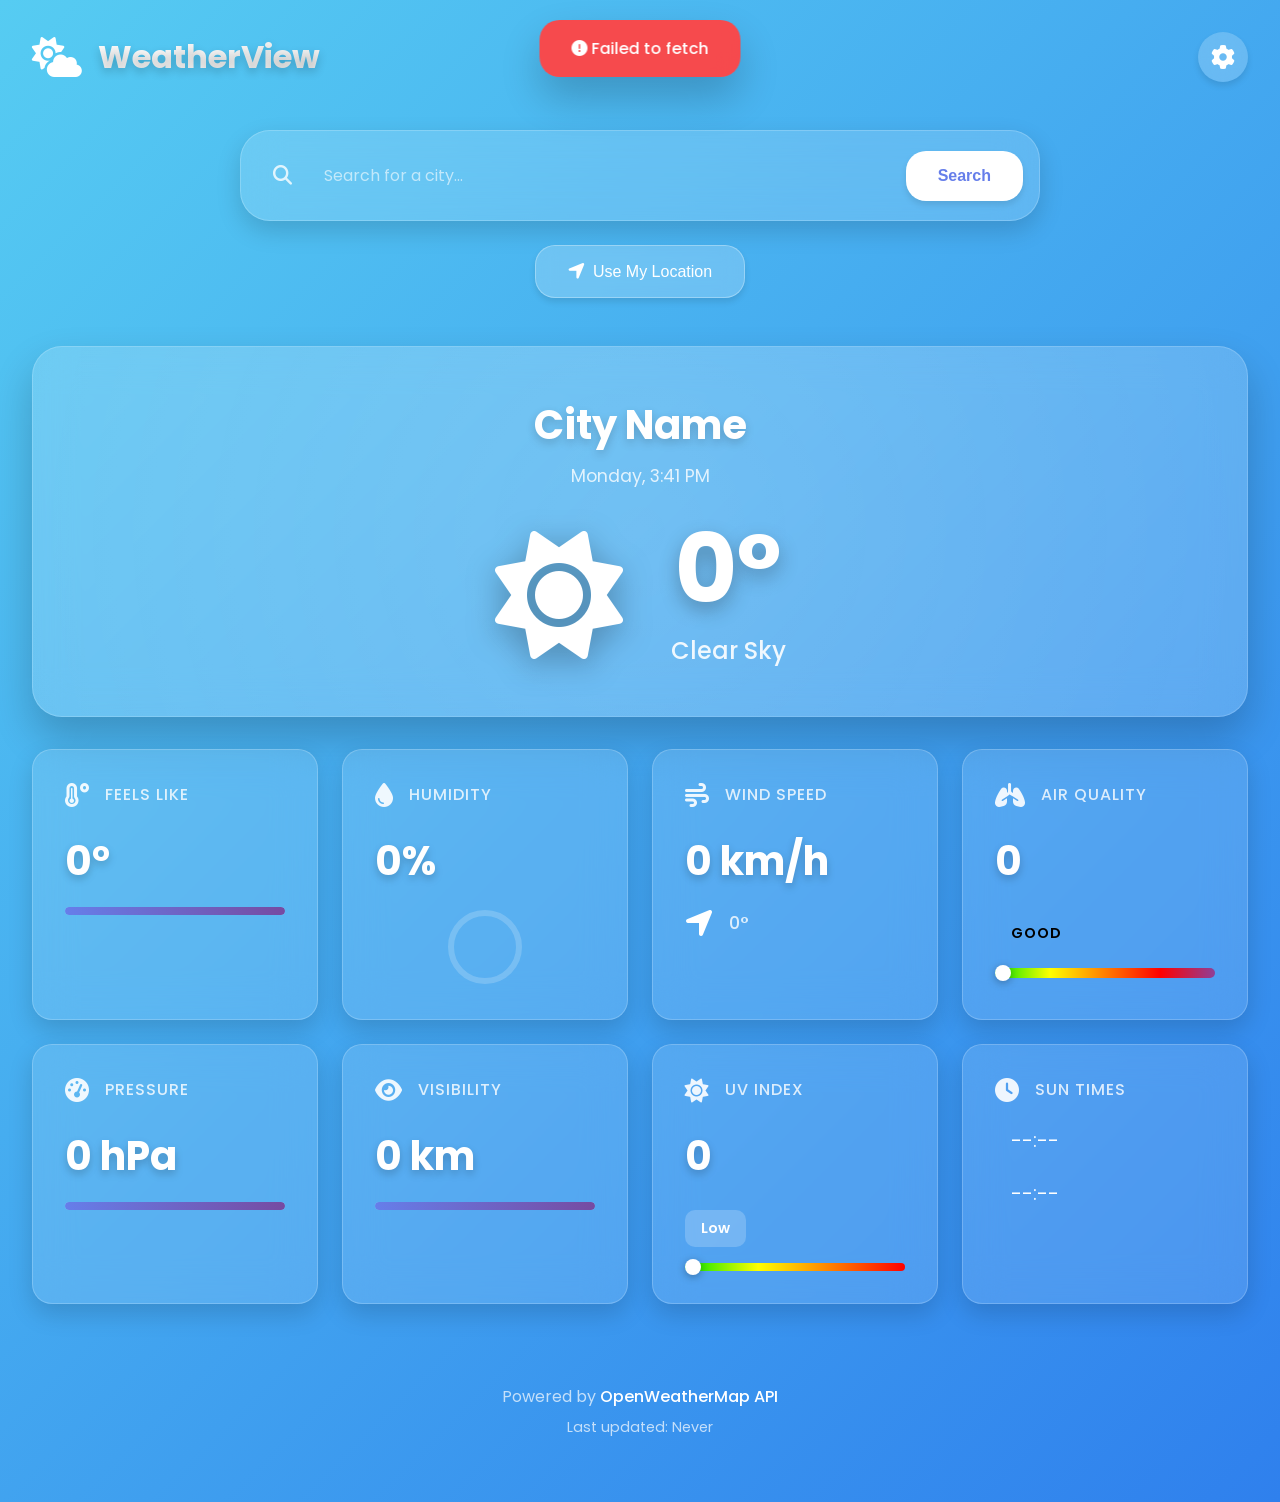
<file: weather_humidity/index.html>
<!DOCTYPE html>
<html lang="en">
<head>
    <meta charset="UTF-8">
    <meta name="viewport" content="width=device-width, initial-scale=1.0">
    <title>WeatherView - Modern Weather App</title>
    <link rel="stylesheet" href="style.css">
    <!-- Font Awesome for Icons -->
    <link rel="stylesheet" href="https://cdnjs.cloudflare.com/ajax/libs/font-awesome/6.4.0/css/all.min.css">
    <!-- Google Fonts -->
    <link href="https://fonts.googleapis.com/css2?family=Poppins:wght@300;400;500;600;700&display=swap" rel="stylesheet">
</head>
<body>
    <!-- Animated Background Particles -->
    <div class="particles" id="particles"></div>
    
    <!-- Main Container -->
    <div class="container">
        <!-- Header Section -->
        <header class="header">
            <div class="logo">
                <i class="fas fa-cloud-sun logo-icon"></i>
                <h1>WeatherView</h1>
            </div>
            <div class="settings-icon">
                <i class="fas fa-cog"></i>
            </div>
        </header>

        <!-- Search Section -->
        <section class="search-section">
            <div class="search-container">
                <div class="search-box">
                    <i class="fas fa-search search-icon"></i>
                    <input 
                        type="text" 
                        id="cityInput" 
                        placeholder="Search for a city..." 
                        class="search-input"
                    >
                    <button id="searchBtn" class="search-btn">
                        <span>Search</span>
                        <div class="ripple"></div>
                    </button>
                </div>
                <button id="locationBtn" class="location-btn">
                    <i class="fas fa-location-arrow"></i>
                    <span>Use My Location</span>
                </button>
            </div>
            <!-- Error Message Toast -->
            <div id="errorToast" class="error-toast">
                <i class="fas fa-exclamation-circle"></i>
                <span id="errorMessage"></span>
            </div>
        </section>

        <!-- Loading Skeleton -->
        <div id="loadingSkeleton" class="loading-skeleton">
            <div class="skeleton-card skeleton-main"></div>
            <div class="skeleton-grid">
                <div class="skeleton-card skeleton-small"></div>
                <div class="skeleton-card skeleton-small"></div>
                <div class="skeleton-card skeleton-small"></div>
                <div class="skeleton-card skeleton-small"></div>
            </div>
        </div>

        <!-- Weather Display Container -->
        <div id="weatherContainer" class="weather-container hidden">
            <!-- Main Weather Card -->
            <div class="main-weather-card card-animate">
                <div class="location-info">
                    <h2 id="cityName" class="city-name">City Name</h2>
                    <p id="localTime" class="local-time">Monday, 3:41 PM</p>
                </div>
                
                <div class="weather-main">
                    <div class="weather-icon-container">
                        <i id="weatherIcon" class="weather-icon fas fa-sun"></i>
                    </div>
                    <div class="temperature-container">
                        <h1 id="temperature" class="temperature">0°</h1>
                        <p id="weatherDescription" class="weather-description">Clear Sky</p>
                    </div>
                </div>
            </div>

            <!-- Detailed Weather Information Grid -->
            <div class="weather-grid">
                <!-- Temperature Card -->
                <div class="weather-card card-animate" style="animation-delay: 0.1s">
                    <div class="card-header">
                        <i class="fas fa-temperature-high card-icon"></i>
                        <h3>Feels Like</h3>
                    </div>
                    <div class="card-content">
                        <h2 id="feelsLike" class="card-value">0°</h2>
                        <div class="progress-bar">
                            <div id="feelsLikeBar" class="progress-fill"></div>
                        </div>
                    </div>
                </div>

                <!-- Humidity Card -->
                <div class="weather-card card-animate" style="animation-delay: 0.2s">
                    <div class="card-header">
                        <i class="fas fa-droplet card-icon"></i>
                        <h3>Humidity</h3>
                    </div>
                    <div class="card-content">
                        <h2 id="humidity" class="card-value">0%</h2>
                        <div class="circular-progress">
                            <svg class="progress-ring" width="80" height="80">
                                <circle class="progress-ring-circle" stroke="#ffffff30" stroke-width="6" fill="transparent" r="34" cx="40" cy="40"/>
                                <circle id="humidityCircle" class="progress-ring-circle progress-ring-fill" stroke="url(#gradient1)" stroke-width="6" fill="transparent" r="34" cx="40" cy="40"/>
                                <defs>
                                    <linearGradient id="gradient1" x1="0%" y1="0%" x2="100%" y2="100%">
                                        <stop offset="0%" style="stop-color:#667eea;stop-opacity:1" />
                                        <stop offset="100%" style="stop-color:#764ba2;stop-opacity:1" />
                                    </linearGradient>
                                </defs>
                            </svg>
                        </div>
                    </div>
                </div>

                <!-- Wind Speed Card -->
                <div class="weather-card card-animate" style="animation-delay: 0.3s">
                    <div class="card-header">
                        <i class="fas fa-wind card-icon"></i>
                        <h3>Wind Speed</h3>
                    </div>
                    <div class="card-content">
                        <h2 id="windSpeed" class="card-value">0 km/h</h2>
                        <div class="wind-direction">
                            <i id="windDirection" class="fas fa-location-arrow wind-arrow"></i>
                            <span id="windDeg">0°</span>
                        </div>
                    </div>
                </div>

                <!-- Air Quality Card -->
                <div class="weather-card card-animate" style="animation-delay: 0.4s">
                    <div class="card-header">
                        <i class="fas fa-lungs card-icon"></i>
                        <h3>Air Quality</h3>
                    </div>
                    <div class="card-content">
                        <h2 id="aqiValue" class="card-value">0</h2>
                        <div id="aqiLabel" class="aqi-label">Good</div>
                        <div class="aqi-scale">
                            <div id="aqiIndicator" class="aqi-indicator"></div>
                        </div>
                    </div>
                </div>

                <!-- Pressure Card -->
                <div class="weather-card card-animate" style="animation-delay: 0.5s">
                    <div class="card-header">
                        <i class="fas fa-gauge-high card-icon"></i>
                        <h3>Pressure</h3>
                    </div>
                    <div class="card-content">
                        <h2 id="pressure" class="card-value">0 hPa</h2>
                        <div class="metric-bar">
                            <div id="pressureBar" class="metric-fill"></div>
                        </div>
                    </div>
                </div>

                <!-- Visibility Card -->
                <div class="weather-card card-animate" style="animation-delay: 0.6s">
                    <div class="card-header">
                        <i class="fas fa-eye card-icon"></i>
                        <h3>Visibility</h3>
                    </div>
                    <div class="card-content">
                        <h2 id="visibility" class="card-value">0 km</h2>
                        <div class="metric-bar">
                            <div id="visibilityBar" class="metric-fill"></div>
                        </div>
                    </div>
                </div>

                <!-- UV Index Card -->
                <div class="weather-card card-animate" style="animation-delay: 0.7s">
                    <div class="card-header">
                        <i class="fas fa-sun card-icon"></i>
                        <h3>UV Index</h3>
                    </div>
                    <div class="card-content">
                        <h2 id="uvIndex" class="card-value">0</h2>
                        <div id="uvLabel" class="uv-label">Low</div>
                        <div class="uv-gauge">
                            <div id="uvNeedle" class="uv-needle"></div>
                        </div>
                    </div>
                </div>

                <!-- Sunrise/Sunset Card -->
                <div class="weather-card card-animate" style="animation-delay: 0.8s">
                    <div class="card-header">
                        <i class="fas fa-clock card-icon"></i>
                        <h3>Sun Times</h3>
                    </div>
                    <div class="card-content sun-times">
                        <div class="sun-time-item">
                            <i class="fas fa-sunrise"></i>
                            <span id="sunrise">--:--</span>
                        </div>
                        <div class="sun-time-item">
                            <i class="fas fa-sunset"></i>
                            <span id="sunset">--:--</span>
                        </div>
                    </div>
                </div>
            </div>
        </div>

        <!-- Footer -->
        <footer class="footer">
            <p>Powered by <a href="https://openweathermap.org/" target="_blank">OpenWeatherMap API</a></p>
            <p id="lastUpdated" class="last-updated">Last updated: Never</p>
        </footer>
    </div>

    <script src="script.js"></script>
</body>
</html>
</file>
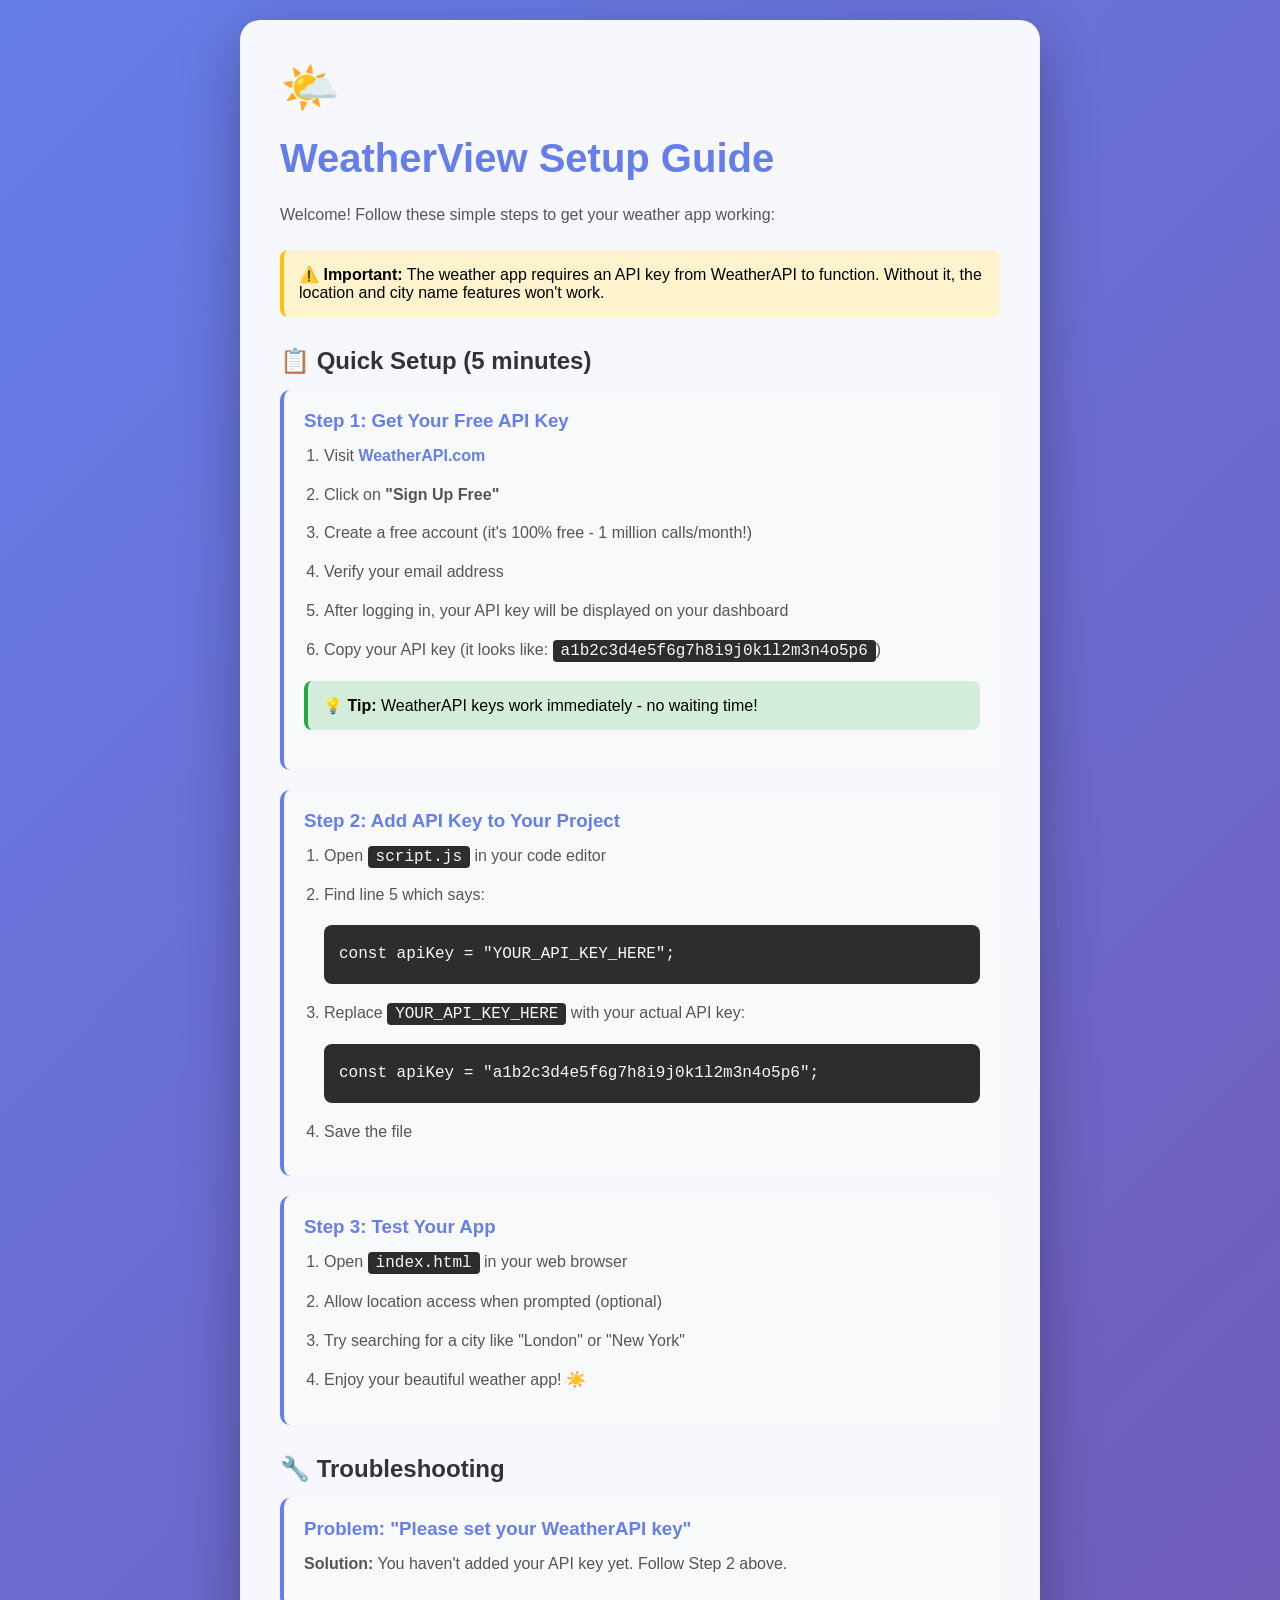
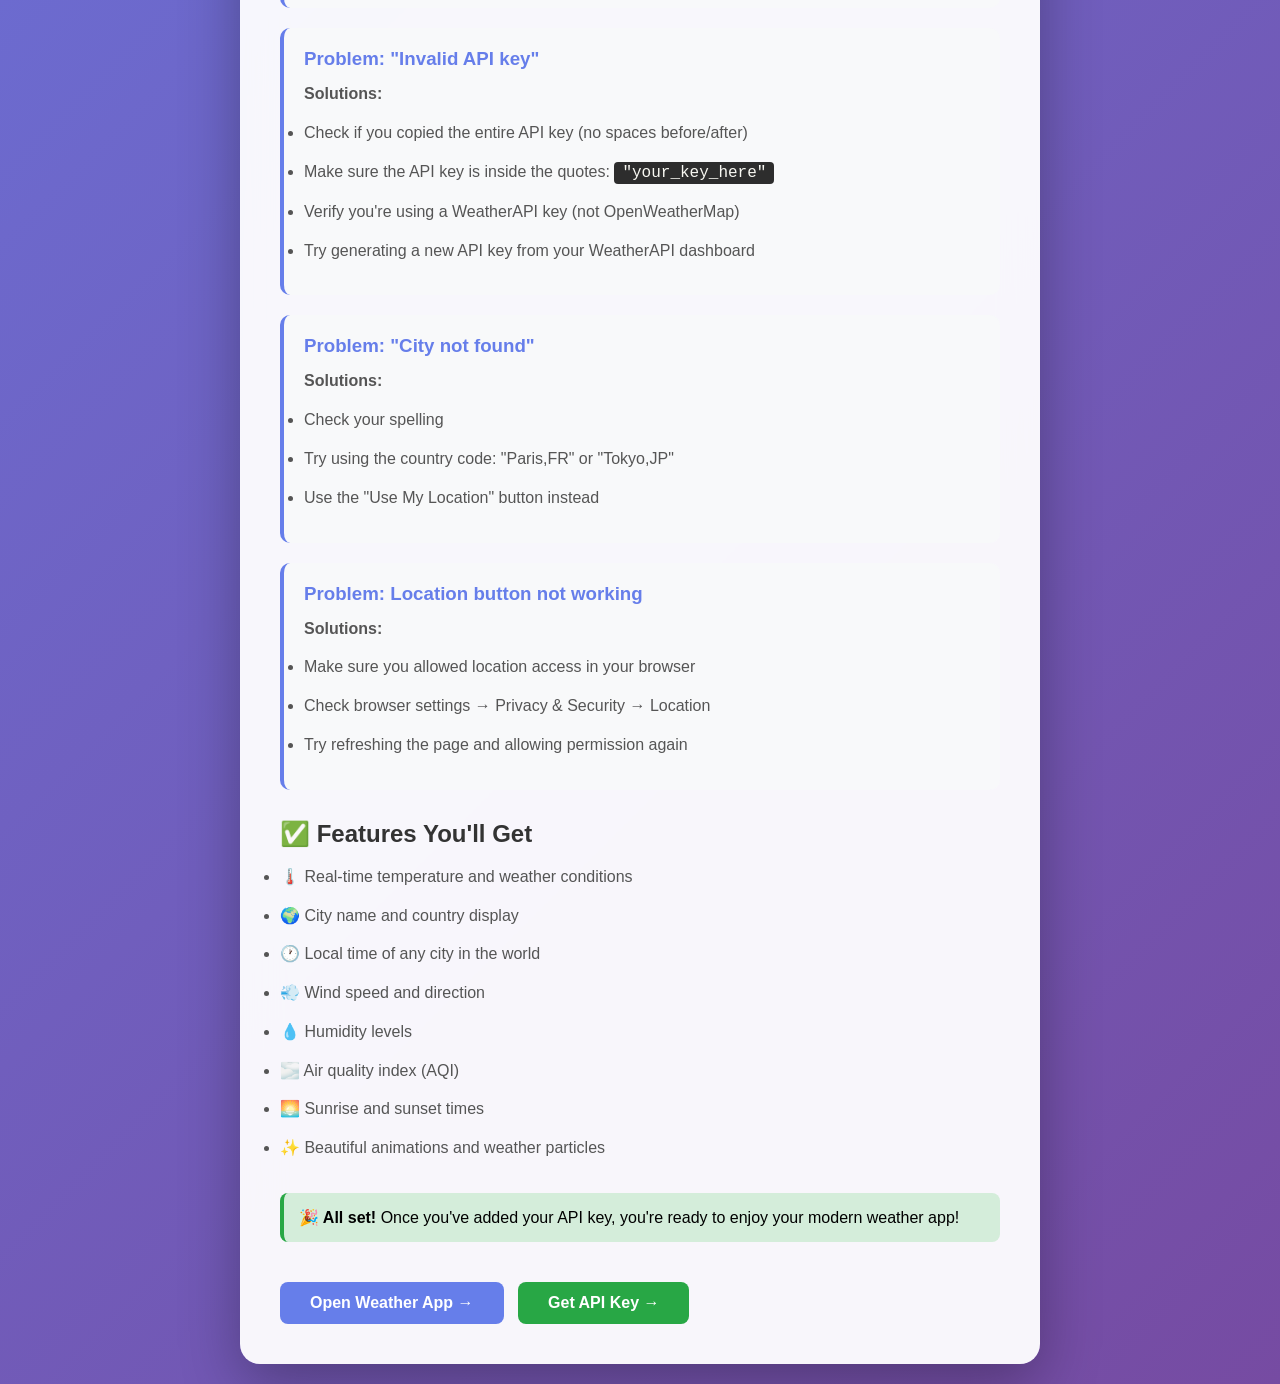
<file: weather_humidity/SETUP.html>
<!DOCTYPE html>
<html lang="en">
<head>
    <meta charset="UTF-8">
    <meta name="viewport" content="width=device-width, initial-scale=1.0">
    <title>WeatherView - Setup Guide</title>
    <style>
        * {
            margin: 0;
            padding: 0;
            box-sizing: border-box;
        }
        
        body {
            font-family: 'Segoe UI', Tahoma, Geneva, Verdana, sans-serif;
            background: linear-gradient(135deg, #667eea 0%, #764ba2 100%);
            min-height: 100vh;
            display: flex;
            align-items: center;
            justify-content: center;
            padding: 20px;
        }
        
        .container {
            background: rgba(255, 255, 255, 0.95);
            backdrop-filter: blur(20px);
            border-radius: 20px;
            padding: 40px;
            max-width: 800px;
            box-shadow: 0 20px 60px rgba(0, 0, 0, 0.3);
        }
        
        h1 {
            color: #667eea;
            margin-bottom: 20px;
            font-size: 2.5rem;
        }
        
        h2 {
            color: #333;
            margin-top: 30px;
            margin-bottom: 15px;
            font-size: 1.5rem;
        }
        
        p, li {
            color: #555;
            line-height: 1.8;
            margin-bottom: 10px;
        }
        
        .step {
            background: #f8f9fa;
            padding: 20px;
            border-radius: 10px;
            margin-bottom: 20px;
            border-left: 4px solid #667eea;
        }
        
        .step h3 {
            color: #667eea;
            margin-bottom: 10px;
        }
        
        code {
            background: #2d2d2d;
            color: #f8f8f2;
            padding: 2px 8px;
            border-radius: 4px;
            font-family: 'Courier New', monospace;
        }
        
        .code-block {
            background: #2d2d2d;
            color: #f8f8f2;
            padding: 15px;
            border-radius: 8px;
            margin: 15px 0;
            overflow-x: auto;
            font-family: 'Courier New', monospace;
        }
        
        .warning {
            background: #fff3cd;
            border-left: 4px solid #ffc107;
            padding: 15px;
            border-radius: 8px;
            margin: 20px 0;
        }
        
        .success {
            background: #d4edda;
            border-left: 4px solid #28a745;
            padding: 15px;
            border-radius: 8px;
            margin: 20px 0;
        }
        
        a {
            color: #667eea;
            text-decoration: none;
            font-weight: 600;
        }
        
        a:hover {
            text-decoration: underline;
        }
        
        .btn {
            background: #667eea;
            color: white;
            padding: 12px 30px;
            border: none;
            border-radius: 8px;
            font-size: 1rem;
            font-weight: 600;
            cursor: pointer;
            text-decoration: none;
            display: inline-block;
            margin-top: 20px;
            transition: all 0.3s ease;
        }
        
        .btn:hover {
            background: #764ba2;
            transform: translateY(-2px);
            box-shadow: 0 5px 15px rgba(0, 0, 0, 0.2);
        }
        
        ol {
            margin-left: 20px;
        }
        
        .icon {
            font-size: 3rem;
            margin-bottom: 20px;
        }
    </style>
</head>
<body>
    <div class="container">
        <div class="icon">🌤️</div>
        <h1>WeatherView Setup Guide</h1>
        <p>Welcome! Follow these simple steps to get your weather app working:</p>
        
        <div class="warning">
            <strong>⚠️ Important:</strong> The weather app requires an API key from WeatherAPI to function. Without it, the location and city name features won't work.
        </div>
        
        <h2>📋 Quick Setup (5 minutes)</h2>
        
        <div class="step">
            <h3>Step 1: Get Your Free API Key</h3>
            <ol>
                <li>Visit <a href="https://www.weatherapi.com/signup.aspx" target="_blank">WeatherAPI.com</a></li>
                <li>Click on <strong>"Sign Up Free"</strong></li>
                <li>Create a free account (it's 100% free - 1 million calls/month!)</li>
                <li>Verify your email address</li>
                <li>After logging in, your API key will be displayed on your dashboard</li>
                <li>Copy your API key (it looks like: <code>a1b2c3d4e5f6g7h8i9j0k1l2m3n4o5p6</code>)</li>
            </ol>
            <div class="success" style="margin-top: 15px;">
                <strong>💡 Tip:</strong> WeatherAPI keys work immediately - no waiting time!
            </div>
        </div>
        
        <div class="step">
            <h3>Step 2: Add API Key to Your Project</h3>
            <ol>
                <li>Open <code>script.js</code> in your code editor</li>
                <li>Find line 5 which says:
                    <div class="code-block">const apiKey = "YOUR_API_KEY_HERE";</div>
                </li>
                <li>Replace <code>YOUR_API_KEY_HERE</code> with your actual API key:
                    <div class="code-block">const apiKey = "a1b2c3d4e5f6g7h8i9j0k1l2m3n4o5p6";</div>
                </li>
                <li>Save the file</li>
            </ol>
        </div>
        
        <div class="step">
            <h3>Step 3: Test Your App</h3>
            <ol>
                <li>Open <code>index.html</code> in your web browser</li>
                <li>Allow location access when prompted (optional)</li>
                <li>Try searching for a city like "London" or "New York"</li>
                <li>Enjoy your beautiful weather app! ☀️</li>
            </ol>
        </div>
        
        <h2>🔧 Troubleshooting</h2>
        
        <div class="step">
            <h3>Problem: "Please set your WeatherAPI key"</h3>
            <p><strong>Solution:</strong> You haven't added your API key yet. Follow Step 2 above.</p>
        </div>
        
        <div class="step">
            <h3>Problem: "Invalid API key"</h3>
            <p><strong>Solutions:</strong></p>
            <ul>
                <li>Check if you copied the entire API key (no spaces before/after)</li>
                <li>Make sure the API key is inside the quotes: <code>"your_key_here"</code></li>
                <li>Verify you're using a WeatherAPI key (not OpenWeatherMap)</li>
                <li>Try generating a new API key from your WeatherAPI dashboard</li>
            </ul>
        </div>
        
        <div class="step">
            <h3>Problem: "City not found"</h3>
            <p><strong>Solutions:</strong></p>
            <ul>
                <li>Check your spelling</li>
                <li>Try using the country code: "Paris,FR" or "Tokyo,JP"</li>
                <li>Use the "Use My Location" button instead</li>
            </ul>
        </div>
        
        <div class="step">
            <h3>Problem: Location button not working</h3>
            <p><strong>Solutions:</strong></p>
            <ul>
                <li>Make sure you allowed location access in your browser</li>
                <li>Check browser settings → Privacy & Security → Location</li>
                <li>Try refreshing the page and allowing permission again</li>
            </ul>
        </div>
        
        <h2>✅ Features You'll Get</h2>
        <ul>
            <li>🌡️ Real-time temperature and weather conditions</li>
            <li>🌍 City name and country display</li>
            <li>🕐 Local time of any city in the world</li>
            <li>💨 Wind speed and direction</li>
            <li>💧 Humidity levels</li>
            <li>🌫️ Air quality index (AQI)</li>
            <li>🌅 Sunrise and sunset times</li>
            <li>✨ Beautiful animations and weather particles</li>
        </ul>
        
        <div class="success" style="margin-top: 30px;">
            <strong>🎉 All set!</strong> Once you've added your API key, you're ready to enjoy your modern weather app!
        </div>
        
        <a href="index.html" class="btn">Open Weather App →</a>
        <a href="https://www.weatherapi.com/signup.aspx" class="btn" target="_blank" style="background: #28a745; margin-left: 10px;">Get API Key →</a>
    </div>
</body>
</html>
</file>
<file: weather_humidity/style.css>
/* ========================================
   CSS VARIABLES & RESET
   ======================================== */
:root {
    /* Color Palette - Enhanced Vibrant Gradients */
    --primary-gradient: linear-gradient(135deg, #56CCF2 0%, #2F80ED 100%);
    --sunny-gradient: linear-gradient(135deg, #FFA751 0%, #FFE259 100%);
    --rainy-gradient: linear-gradient(135deg, #4A90E2 0%, #5DADE2 100%);
    --cloudy-gradient: linear-gradient(135deg, #95A5A6 0%, #BDC3C7 100%);
    --night-gradient: linear-gradient(135deg, #0F2027 0%, #203A43 100%);
    
    /* Spacing */
    --spacing-xs: 0.5rem;
    --spacing-sm: 1rem;
    --spacing-md: 1.5rem;
    --spacing-lg: 2rem;
    --spacing-xl: 3rem;
    
    /* Border Radius */
    --radius-sm: 10px;
    --radius-md: 20px;
    --radius-lg: 30px;
    
    /* Shadows */
    --shadow-sm: 0 4px 6px rgba(0, 0, 0, 0.1);
    --shadow-md: 0 10px 25px rgba(0, 0, 0, 0.15);
    --shadow-lg: 0 20px 40px rgba(0, 0, 0, 0.2);
    
    /* Transitions */
    --transition-fast: 0.2s ease-in-out;
    --transition-medium: 0.4s ease-in-out;
    --transition-slow: 0.8s ease-in-out;
}

* {
    margin: 0;
    padding: 0;
    box-sizing: border-box;
}

body {
    font-family: 'Poppins', sans-serif;
    background: linear-gradient(135deg, #56CCF2 0%, #2F80ED 100%);
    min-height: 100vh;
    overflow-x: hidden;
    position: relative;
    transition: background 1s ease-in-out;
}

/* ========================================
   ANIMATED BACKGROUND PARTICLES
   ======================================== */
.particles {
    position: fixed;
    top: 0;
    left: 0;
    width: 100%;
    height: 100%;
    pointer-events: none;
    z-index: 0;
    opacity: 0.3;
}

/* ========================================
   CONTAINER & LAYOUT
   ======================================== */
.container {
    max-width: 1400px;
    margin: 0 auto;
    padding: var(--spacing-lg);
    position: relative;
    z-index: 1;
}

/* ========================================
   HEADER SECTION
   ======================================== */
.header {
    display: flex;
    justify-content: space-between;
    align-items: center;
    margin-bottom: var(--spacing-xl);
    animation: fadeInDown 0.6s ease-out;
}

.logo {
    display: flex;
    align-items: center;
    gap: var(--spacing-sm);
}

.logo-icon {
    font-size: 2.5rem;
    color: white;
    animation: rotate 10s linear infinite;
}

.logo h1 {
    font-size: 2rem;
    font-weight: 700;
    color: white;
    text-shadow: 0 4px 10px rgba(0, 0, 0, 0.2);
    background: linear-gradient(45deg, #fff, #f0f0f0);
    -webkit-background-clip: text;
    -webkit-text-fill-color: transparent;
    background-clip: text;
}

.settings-icon {
    background: rgba(255, 255, 255, 0.2);
    backdrop-filter: blur(10px);
    width: 50px;
    height: 50px;
    border-radius: 50%;
    display: flex;
    align-items: center;
    justify-content: center;
    cursor: pointer;
    transition: all var(--transition-fast);
    box-shadow: var(--shadow-sm);
}

.settings-icon:hover {
    background: rgba(255, 255, 255, 0.3);
    transform: scale(1.1) rotate(90deg);
    box-shadow: var(--shadow-md);
}

.settings-icon i {
    font-size: 1.5rem;
    color: white;
}

/* ========================================
   SEARCH SECTION
   ======================================== */
.search-section {
    margin-bottom: var(--spacing-xl);
    animation: fadeInUp 0.8s ease-out;
}

.search-container {
    display: flex;
    flex-direction: column;
    gap: var(--spacing-md);
    max-width: 800px;
    margin: 0 auto;
}

.search-box {
    display: flex;
    align-items: center;
    background: rgba(255, 255, 255, 0.15);
    backdrop-filter: blur(20px);
    border-radius: var(--radius-lg);
    padding: var(--spacing-sm);
    box-shadow: var(--shadow-md);
    border: 1px solid rgba(255, 255, 255, 0.2);
    transition: all var(--transition-medium);
}

.search-box:focus-within {
    background: rgba(255, 255, 255, 0.25);
    transform: translateY(-2px);
    box-shadow: var(--shadow-lg);
}

.search-icon {
    color: white;
    font-size: 1.2rem;
    margin: 0 var(--spacing-sm);
    opacity: 0.8;
}

.search-input {
    flex: 1;
    background: transparent;
    border: none;
    outline: none;
    color: white;
    font-size: 1rem;
    padding: var(--spacing-sm);
    font-family: 'Poppins', sans-serif;
}

.search-input::placeholder {
    color: rgba(255, 255, 255, 0.6);
}

.search-btn {
    background: white;
    color: #667eea;
    border: none;
    padding: var(--spacing-sm) var(--spacing-lg);
    border-radius: var(--radius-md);
    font-weight: 600;
    font-size: 1rem;
    cursor: pointer;
    transition: all var(--transition-fast);
    position: relative;
    overflow: hidden;
    box-shadow: var(--shadow-sm);
}

.search-btn:hover {
    transform: scale(1.05);
    box-shadow: var(--shadow-md);
}

.search-btn:active {
    transform: scale(0.98);
}

/* Ripple Effect */
.ripple {
    position: absolute;
    border-radius: 50%;
    background: rgba(102, 126, 234, 0.5);
    transform: scale(0);
    animation: ripple-animation 0.6s ease-out;
    pointer-events: none;
}

@keyframes ripple-animation {
    to {
        transform: scale(4);
        opacity: 0;
    }
}

.location-btn {
    background: rgba(255, 255, 255, 0.2);
    backdrop-filter: blur(10px);
    color: white;
    border: 1px solid rgba(255, 255, 255, 0.3);
    padding: var(--spacing-sm) var(--spacing-lg);
    border-radius: var(--radius-md);
    font-weight: 500;
    font-size: 1rem;
    cursor: pointer;
    transition: all var(--transition-fast);
    display: flex;
    align-items: center;
    justify-content: center;
    gap: var(--spacing-xs);
    align-self: center;
    box-shadow: var(--shadow-sm);
}

.location-btn:hover {
    background: rgba(255, 255, 255, 0.3);
    transform: translateY(-2px);
    box-shadow: var(--shadow-md);
}

.location-btn i {
    font-size: 1.2rem;
}

/* ========================================
   ERROR TOAST
   ======================================== */
.error-toast {
    position: fixed;
    top: -100px;
    left: 50%;
    transform: translateX(-50%);
    background: rgba(255, 68, 68, 0.95);
    backdrop-filter: blur(10px);
    color: white;
    padding: var(--spacing-sm) var(--spacing-lg);
    border-radius: var(--radius-md);
    box-shadow: var(--shadow-lg);
    display: flex;
    align-items: center;
    gap: var(--spacing-sm);
    z-index: 1000;
    transition: top var(--transition-medium);
    font-weight: 500;
}

.error-toast.show {
    top: 20px;
}

/* ========================================
   LOADING SKELETON
   ======================================== */
.loading-skeleton {
    display: none;
    animation: fadeIn 0.3s ease-out;
}

.loading-skeleton.show {
    display: block;
}

.skeleton-card {
    background: linear-gradient(90deg, rgba(255, 255, 255, 0.1) 25%, rgba(255, 255, 255, 0.2) 50%, rgba(255, 255, 255, 0.1) 75%);
    background-size: 200% 100%;
    animation: loading 1.5s ease-in-out infinite;
    border-radius: var(--radius-md);
    margin-bottom: var(--spacing-md);
}

.skeleton-main {
    height: 300px;
}

.skeleton-grid {
    display: grid;
    grid-template-columns: repeat(auto-fit, minmax(250px, 1fr));
    gap: var(--spacing-md);
}

.skeleton-small {
    height: 180px;
}

@keyframes loading {
    0% {
        background-position: 200% 0;
    }
    100% {
        background-position: -200% 0;
    }
}

/* ========================================
   WEATHER CONTAINER
   ======================================== */
.weather-container {
    opacity: 1;
    transition: opacity var(--transition-medium);
}

.weather-container.hidden {
    display: none;
}

/* ========================================
   MAIN WEATHER CARD
   ======================================== */
.main-weather-card {
    background: rgba(255, 255, 255, 0.15);
    backdrop-filter: blur(20px);
    border-radius: var(--radius-lg);
    padding: var(--spacing-xl);
    margin-bottom: var(--spacing-lg);
    box-shadow: var(--shadow-lg);
    border: 1px solid rgba(255, 255, 255, 0.2);
    position: relative;
    overflow: hidden;
}

.main-weather-card::before {
    content: '';
    position: absolute;
    top: -50%;
    right: -50%;
    width: 200%;
    height: 200%;
    background: radial-gradient(circle, rgba(255, 255, 255, 0.1) 0%, transparent 70%);
    animation: shimmer 8s ease-in-out infinite;
}

@keyframes shimmer {
    0%, 100% {
        transform: translate(0, 0);
    }
    50% {
        transform: translate(-30%, -30%);
    }
}

.location-info {
    margin-bottom: var(--spacing-lg);
    text-align: center;
}

.city-name {
    font-size: 2.5rem;
    font-weight: 700;
    color: white;
    margin-bottom: var(--spacing-xs);
    text-shadow: 0 4px 10px rgba(0, 0, 0, 0.2);
}

.local-time {
    font-size: 1.1rem;
    color: rgba(255, 255, 255, 0.8);
    font-weight: 400;
}

.weather-main {
    display: flex;
    align-items: center;
    justify-content: center;
    gap: var(--spacing-xl);
    flex-wrap: wrap;
}

.weather-icon-container {
    position: relative;
}

.weather-icon {
    font-size: 8rem;
    color: white;
    filter: drop-shadow(0 8px 16px rgba(0, 0, 0, 0.3));
    animation: float 3s ease-in-out infinite;
}

@keyframes float {
    0%, 100% {
        transform: translateY(0);
    }
    50% {
        transform: translateY(-20px);
    }
}

.temperature-container {
    text-align: center;
}

.temperature {
    font-size: 6rem;
    font-weight: 700;
    color: white;
    text-shadow: 0 8px 20px rgba(0, 0, 0, 0.3);
    line-height: 1;
}

.weather-description {
    font-size: 1.5rem;
    color: rgba(255, 255, 255, 0.9);
    margin-top: var(--spacing-sm);
    text-transform: capitalize;
    font-weight: 500;
}

/* ========================================
   WEATHER GRID
   ======================================== */
.weather-grid {
    display: grid;
    grid-template-columns: repeat(auto-fit, minmax(280px, 1fr));
    gap: var(--spacing-md);
    margin-bottom: var(--spacing-lg);
}

.weather-card {
    background: rgba(255, 255, 255, 0.12);
    backdrop-filter: blur(20px);
    border-radius: var(--radius-md);
    padding: var(--spacing-lg);
    box-shadow: var(--shadow-md);
    border: 1px solid rgba(255, 255, 255, 0.2);
    transition: all var(--transition-medium);
    position: relative;
    overflow: hidden;
}

.weather-card::before {
    content: '';
    position: absolute;
    top: 0;
    left: -100%;
    width: 100%;
    height: 100%;
    background: linear-gradient(90deg, transparent, rgba(255, 255, 255, 0.1), transparent);
    transition: left 0.5s ease;
}

.weather-card:hover::before {
    left: 100%;
}

.weather-card:hover {
    transform: translateY(-5px) scale(1.02);
    box-shadow: var(--shadow-lg);
    background: rgba(255, 255, 255, 0.18);
}

.card-header {
    display: flex;
    align-items: center;
    gap: var(--spacing-sm);
    margin-bottom: var(--spacing-md);
}

.card-icon {
    font-size: 1.5rem;
    color: white;
    opacity: 0.9;
}

.card-header h3 {
    font-size: 1rem;
    font-weight: 500;
    color: rgba(255, 255, 255, 0.8);
    text-transform: uppercase;
    letter-spacing: 1px;
}

.card-content {
    position: relative;
}

.card-value {
    font-size: 2.5rem;
    font-weight: 700;
    color: white;
    margin-bottom: var(--spacing-sm);
    text-shadow: 0 4px 8px rgba(0, 0, 0, 0.2);
}

/* ========================================
   PROGRESS BARS & INDICATORS
   ======================================== */
.progress-bar {
    width: 100%;
    height: 8px;
    background: rgba(255, 255, 255, 0.2);
    border-radius: 10px;
    overflow: hidden;
    margin-top: var(--spacing-sm);
}

.progress-fill {
    height: 100%;
    background: linear-gradient(90deg, #667eea, #764ba2);
    border-radius: 10px;
    transition: width var(--transition-slow);
    box-shadow: 0 0 10px rgba(102, 126, 234, 0.5);
}

.circular-progress {
    display: flex;
    justify-content: center;
    margin-top: var(--spacing-sm);
}

.progress-ring {
    transform: rotate(-90deg);
}

.progress-ring-fill {
    stroke-dasharray: 214;
    stroke-dashoffset: 214;
    transition: stroke-dashoffset var(--transition-slow);
}

/* ========================================
   WIND DIRECTION
   ======================================== */
.wind-direction {
    display: flex;
    align-items: center;
    gap: var(--spacing-sm);
    margin-top: var(--spacing-sm);
    color: rgba(255, 255, 255, 0.8);
}

.wind-arrow {
    font-size: 2rem;
    color: white;
    transition: transform var(--transition-slow);
}

#windDeg {
    font-size: 1.1rem;
    font-weight: 500;
}

/* ========================================
   AIR QUALITY INDICATOR
   ======================================== */
.aqi-label {
    display: inline-block;
    padding: var(--spacing-xs) var(--spacing-sm);
    border-radius: var(--radius-sm);
    font-weight: 600;
    font-size: 0.9rem;
    margin-top: var(--spacing-xs);
    text-transform: uppercase;
    letter-spacing: 1px;
}

.aqi-scale {
    width: 100%;
    height: 10px;
    background: linear-gradient(to right, #00e400, #ffff00, #ff7e00, #ff0000, #8f3f97);
    border-radius: 10px;
    margin-top: var(--spacing-sm);
    position: relative;
}

.aqi-indicator {
    position: absolute;
    top: -3px;
    width: 16px;
    height: 16px;
    background: white;
    border-radius: 50%;
    box-shadow: 0 2px 8px rgba(0, 0, 0, 0.3);
    transition: left var(--transition-slow);
}

/* ========================================
   UV GAUGE
   ======================================== */
.uv-label {
    display: inline-block;
    padding: var(--spacing-xs) var(--spacing-sm);
    border-radius: var(--radius-sm);
    font-weight: 600;
    font-size: 0.9rem;
    margin-top: var(--spacing-xs);
    background: rgba(255, 255, 255, 0.2);
    color: white;
}

.uv-gauge {
    width: 100%;
    height: 8px;
    background: linear-gradient(to right, #00e400, #ffff00, #ff7e00, #ff0000);
    border-radius: 10px;
    margin-top: var(--spacing-sm);
    position: relative;
}

.uv-needle {
    position: absolute;
    top: -4px;
    width: 16px;
    height: 16px;
    background: white;
    border-radius: 50%;
    box-shadow: 0 2px 8px rgba(0, 0, 0, 0.3);
    transition: left var(--transition-slow);
}

/* ========================================
   METRIC BARS
   ======================================== */
.metric-bar {
    width: 100%;
    height: 8px;
    background: rgba(255, 255, 255, 0.2);
    border-radius: 10px;
    overflow: hidden;
    margin-top: var(--spacing-sm);
}

.metric-fill {
    height: 100%;
    background: linear-gradient(90deg, #667eea, #764ba2);
    border-radius: 10px;
    transition: width var(--transition-slow);
}

/* ========================================
   SUN TIMES
   ======================================== */
.sun-times {
    display: flex;
    flex-direction: column;
    gap: var(--spacing-md);
}

.sun-time-item {
    display: flex;
    align-items: center;
    gap: var(--spacing-sm);
    font-size: 1.2rem;
    color: white;
}

.sun-time-item i {
    font-size: 1.5rem;
    color: #ffd700;
}

/* ========================================
   CARD ANIMATIONS
   ======================================== */
.card-animate {
    opacity: 0;
    transform: translateY(30px);
    animation: slideUp 0.6s ease-out forwards;
}

@keyframes slideUp {
    to {
        opacity: 1;
        transform: translateY(0);
    }
}

@keyframes fadeInDown {
    from {
        opacity: 0;
        transform: translateY(-20px);
    }
    to {
        opacity: 1;
        transform: translateY(0);
    }
}

@keyframes fadeInUp {
    from {
        opacity: 0;
        transform: translateY(20px);
    }
    to {
        opacity: 1;
        transform: translateY(0);
    }
}

@keyframes fadeIn {
    from {
        opacity: 0;
    }
    to {
        opacity: 1;
    }
}

@keyframes rotate {
    from {
        transform: rotate(0deg);
    }
    to {
        transform: rotate(360deg);
    }
}

/* ========================================
   FOOTER
   ======================================== */
.footer {
    text-align: center;
    color: rgba(255, 255, 255, 0.7);
    padding: var(--spacing-lg) 0;
    margin-top: var(--spacing-xl);
    animation: fadeIn 1s ease-out 0.5s backwards;
}

.footer a {
    color: white;
    text-decoration: none;
    font-weight: 500;
    transition: color var(--transition-fast);
}

.footer a:hover {
    color: #ffd700;
    text-decoration: underline;
}

.last-updated {
    margin-top: var(--spacing-xs);
    font-size: 0.9rem;
}

/* ========================================
   RESPONSIVE DESIGN
   ======================================== */
@media (max-width: 768px) {
    .container {
        padding: var(--spacing-sm);
    }
    
    .logo h1 {
        font-size: 1.5rem;
    }
    
    .logo-icon {
        font-size: 2rem;
    }
    
    .city-name {
        font-size: 2rem;
    }
    
    .temperature {
        font-size: 4rem;
    }
    
    .weather-icon {
        font-size: 5rem;
    }
    
    .weather-main {
        flex-direction: column;
        gap: var(--spacing-md);
    }
    
    .weather-grid {
        grid-template-columns: 1fr;
        gap: var(--spacing-sm);
    }
    
    .search-box {
        flex-direction: column;
        align-items: stretch;
    }
    
    .search-btn {
        width: 100%;
        margin-top: var(--spacing-sm);
    }
}

@media (max-width: 480px) {
    .city-name {
        font-size: 1.5rem;
    }
    
    .temperature {
        font-size: 3rem;
    }
    
    .weather-icon {
        font-size: 4rem;
    }
    
    .card-value {
        font-size: 2rem;
    }
}

/* ========================================
   WEATHER-SPECIFIC BACKGROUNDS
   ======================================== */
body.sunny {
    background: linear-gradient(135deg, #56CCF2 0%, #2F80ED 100%) !important;
    animation: fadeBackground 1s ease-in-out;
}

body.rainy {
    background: linear-gradient(135deg, #56CCF2 0%, #2F80ED 100%) !important;
    animation: fadeBackground 1s ease-in-out;
}

body.cloudy {
    background: linear-gradient(135deg, #56CCF2 0%, #2F80ED 100%) !important;
    animation: fadeBackground 1s ease-in-out;
}

body.night {
    background: linear-gradient(135deg, #56CCF2 0%, #2F80ED 100%) !important;
    animation: fadeBackground 1s ease-in-out;
}

@keyframes fadeBackground {
    from {
        opacity: 0.8;
    }
    to {
        opacity: 1;
    }
}

/* ========================================
   UTILITY CLASSES
   ======================================== */
.hidden {
    display: none !important;
}

.show {
    display: block !important;
}
</file>
